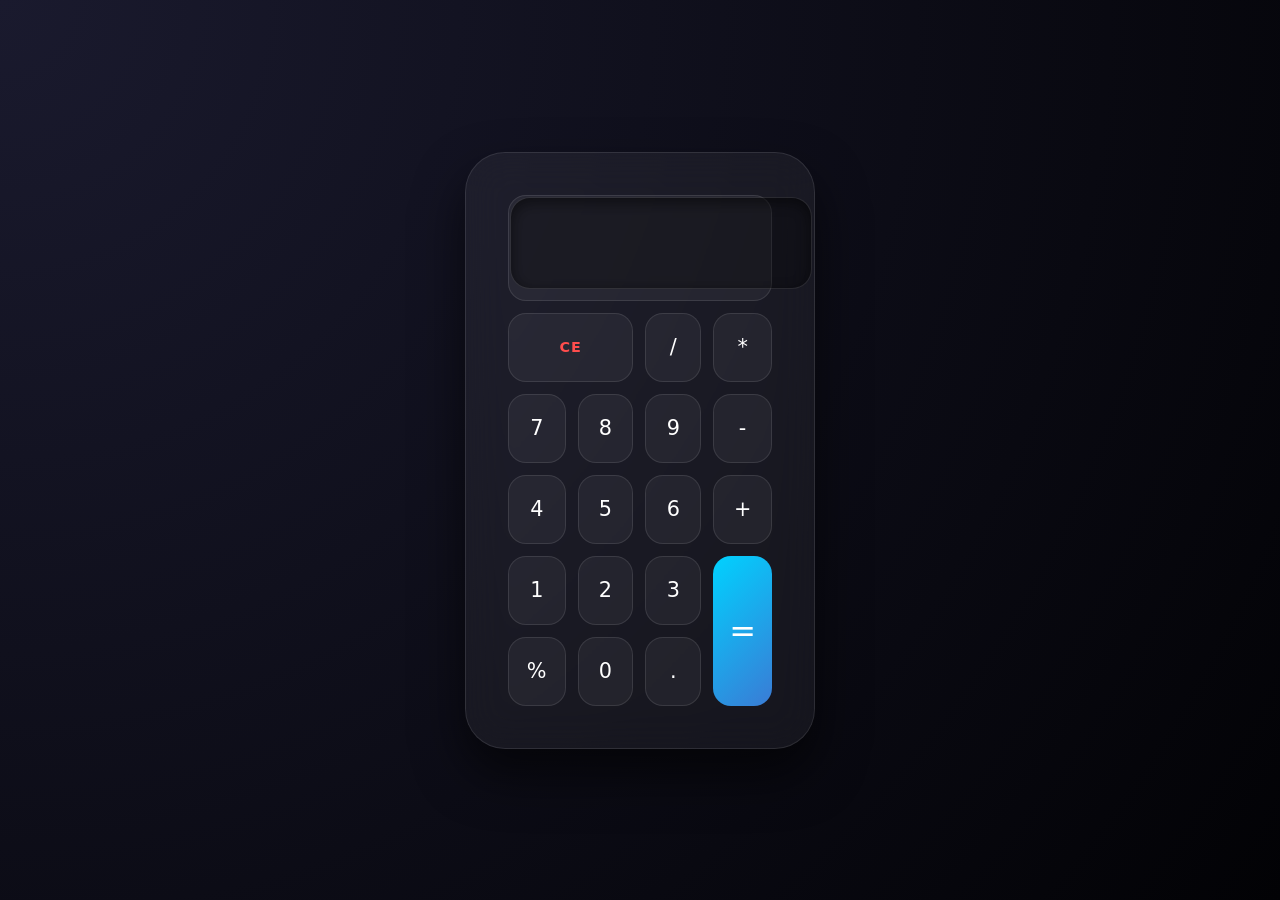
<file: dynamic web pages/calculator/index.html>
<!DOCTYPE html>
<html lang="en">
<head>
    <meta charset="UTF-8">
    <meta name="viewport" content="width=device-width, initial-scale=1.0">
    <title>Document</title>
    <link rel="stylesheet" href="./calculator.css">
</head>
<body>
   
    <table>
        <tr>
         <td colspan="4" class="screen">
            <input type="text" id="display">
         </td>
        </tr>
        <tr>
           <td colspan="2" onclick="clearall()">CE</td>
           <td onclick="clickbtn(event)">/</td>
           <td onclick="clickbtn(event)">*</td>
        </tr>
        <tr>
            <td onclick="clickbtn(event)">7</td>
            <td onclick="clickbtn(event)">8</td>
            <td onclick="clickbtn(event)">9</td>
            <td onclick="clickbtn(event)">-</td>
        </tr>
        <tr>
            <td onclick="clickbtn(event)">4</td>
            <td onclick="clickbtn(event)">5</td>
            <td onclick="clickbtn(event)">6</td>
            <td onclick="clickbtn(event)">+</td>
        </tr>
        <tr>
            <td onclick="clickbtn(event)">1</td>
            <td onclick="clickbtn(event)">2</td>
            <td onclick="clickbtn(event)">3</td>
            <td rowspan="2"  onclick="result()">=</td>
        </tr>
        <tr>
            <td onclick="clickbtn(event)">%</td>
            <td onclick="clickbtn(event)">0</td>
            <td onclick="clickbtn(event)">.</td>
        </tr>
    </table>
    <script src="./calculator.js"></script>
</body>
</html>
</file>
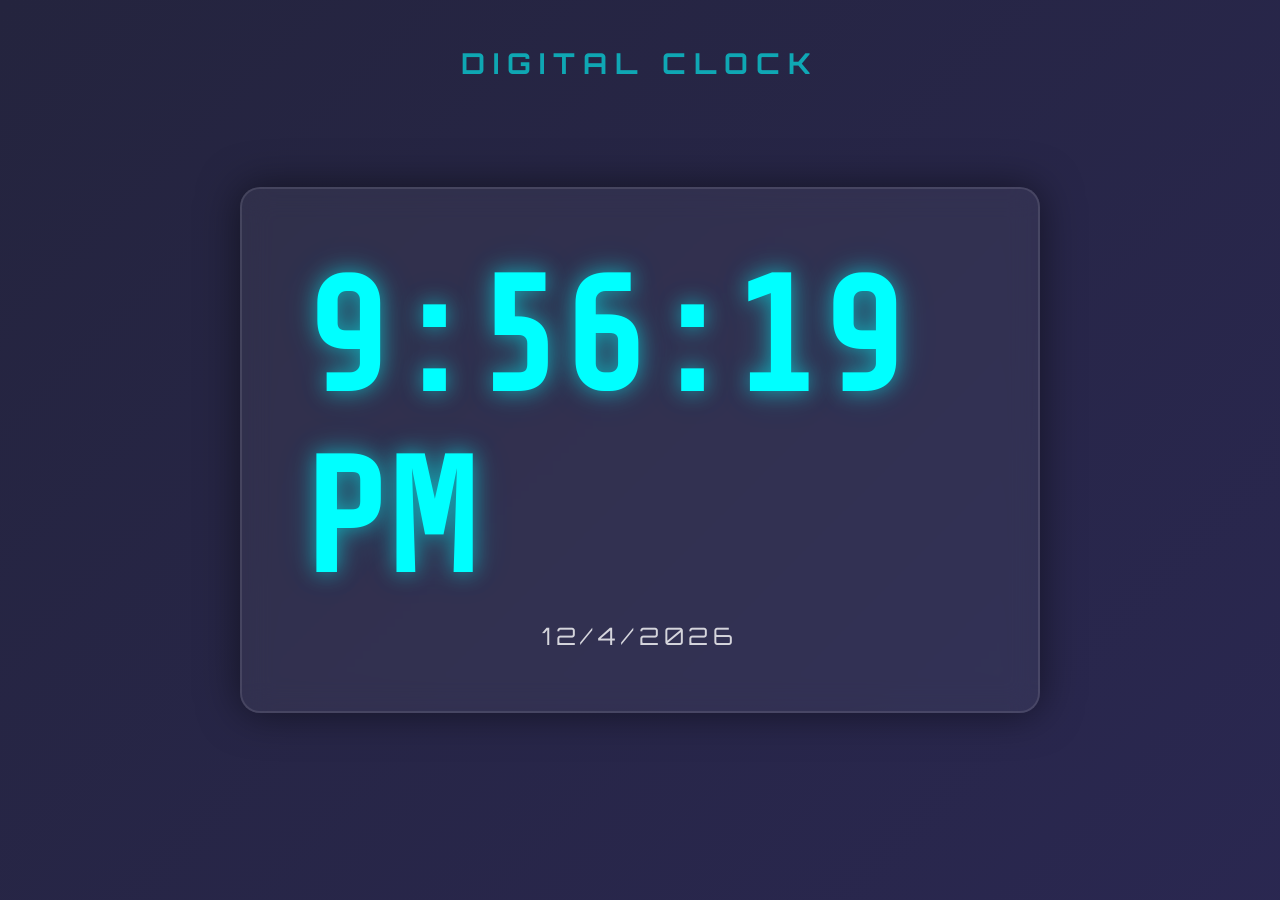
<file: dynamic web pages/digitalclock/index.html>
<!DOCTYPE html>
<html lang="en">
<head>
    <meta charset="UTF-8">
    <meta name="viewport" content="width=device-width, initial-scale=1.0">
    <title>Document</title>
    <link rel="stylesheet" href="./digitalclock.css">
</head>
<body onload="setInterval(digitalclock,1000)">
    <h1 class="header">DIGITAL CLOCK</h1>
    <div class="container">
        <div id="time">time</div>
        <div id="date">date</div>
    </div>
    <script src="./digitalclock.js"></script>
</body>
</html>
</file>
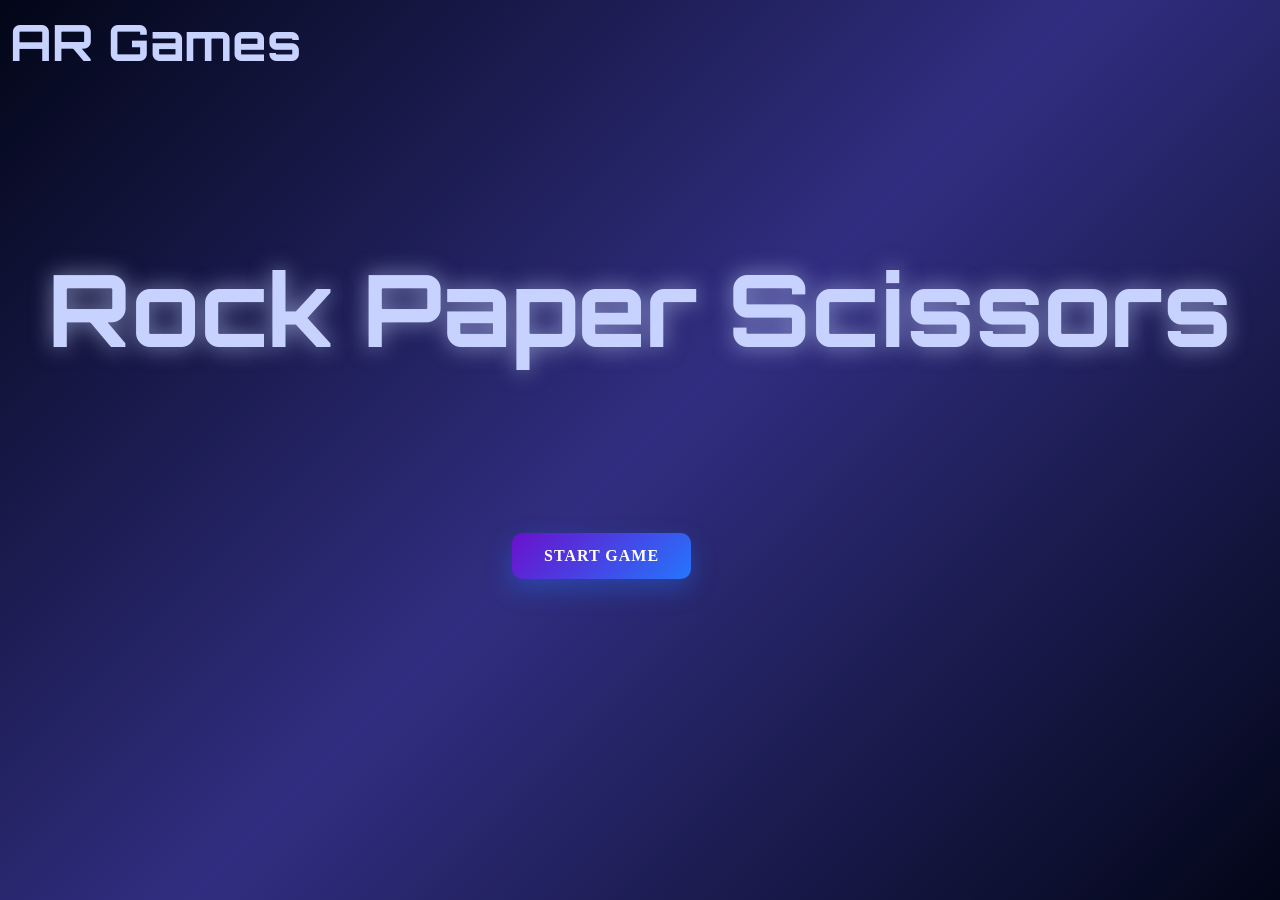
<file: dynamic web pages/GAME/index.html>
<!DOCTYPE html>
<html lang="en">
<head>
    <meta charset="UTF-8">
    <meta name="viewport" content="width=device-width, initial-scale=1.0">
    <title>Rock Paper Scissors</title>
    <link href="https://fonts.googleapis.com/css2?family=Orbitron:wght@700&display=swap" rel="stylesheet">

    <link rel="stylesheet" href="./style.css">
</head>
<body>
   <div class="Main_screen">
    <h1 id="Combany_Name">AR Games</h1>
    <h1 id="LoadingScreen">Rock Paper Scissors</h1>
    <a href="./inside folder/index.html">START GAME</a>
   </div>
</body>
</html>
</file>
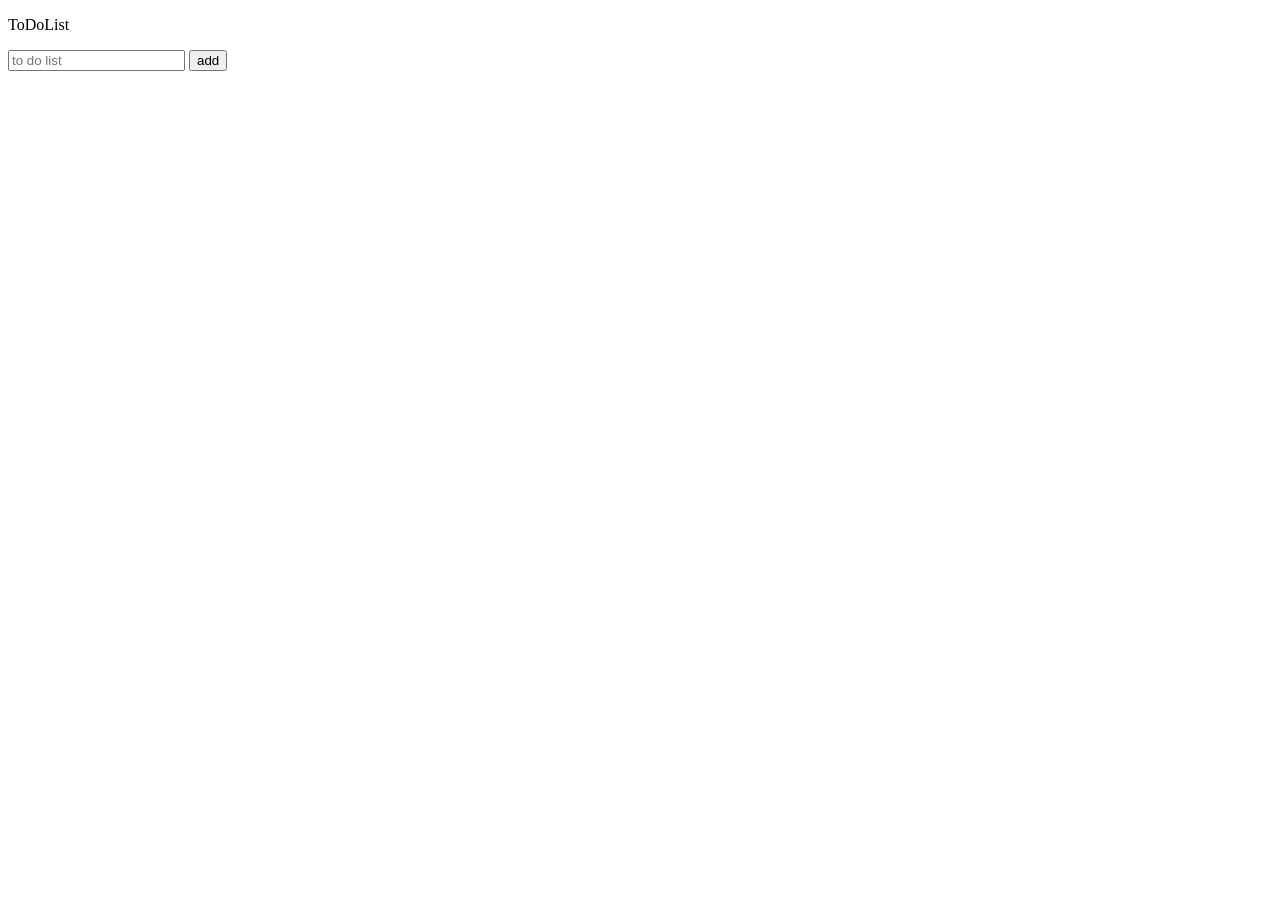
<file: dynamic web pages/new_project/index.html>
<!DOCTYPE html>
<html lang="en">
<head>
    <meta charset="UTF-8">
    <meta name="viewport" content="width=device-width, initial-scale=1.0">
    <title>Document</title>
    <link rel="stylesheet" href="./style.css">
</head>
<body>
    <!-- <p>Amozon shoping calculator</p>
    <p>order under $40=+10 shipping</p>
    <p>order over $40=FREE shipping</p>
    <input type="number" id="input_fild">
    <button id="calculation" onclick="amzone_calculator()">calculate</button><br>
    <pi id="nothing"></p> -->
    <!--=============================================================================================================-->
        <!-- <button id="SubBtn" onclick="subscibebtn()">Subscribe</button> -->
    <!--=============================================================================================================-->
     <p>ToDoList</p>
     <input type="text" placeholder="to do list" id="input">
     <button onclick=" todolist()">add</button>
     <p id="p"></p>
    <script src="./script.js"></script>
</body>
</html>
</file>
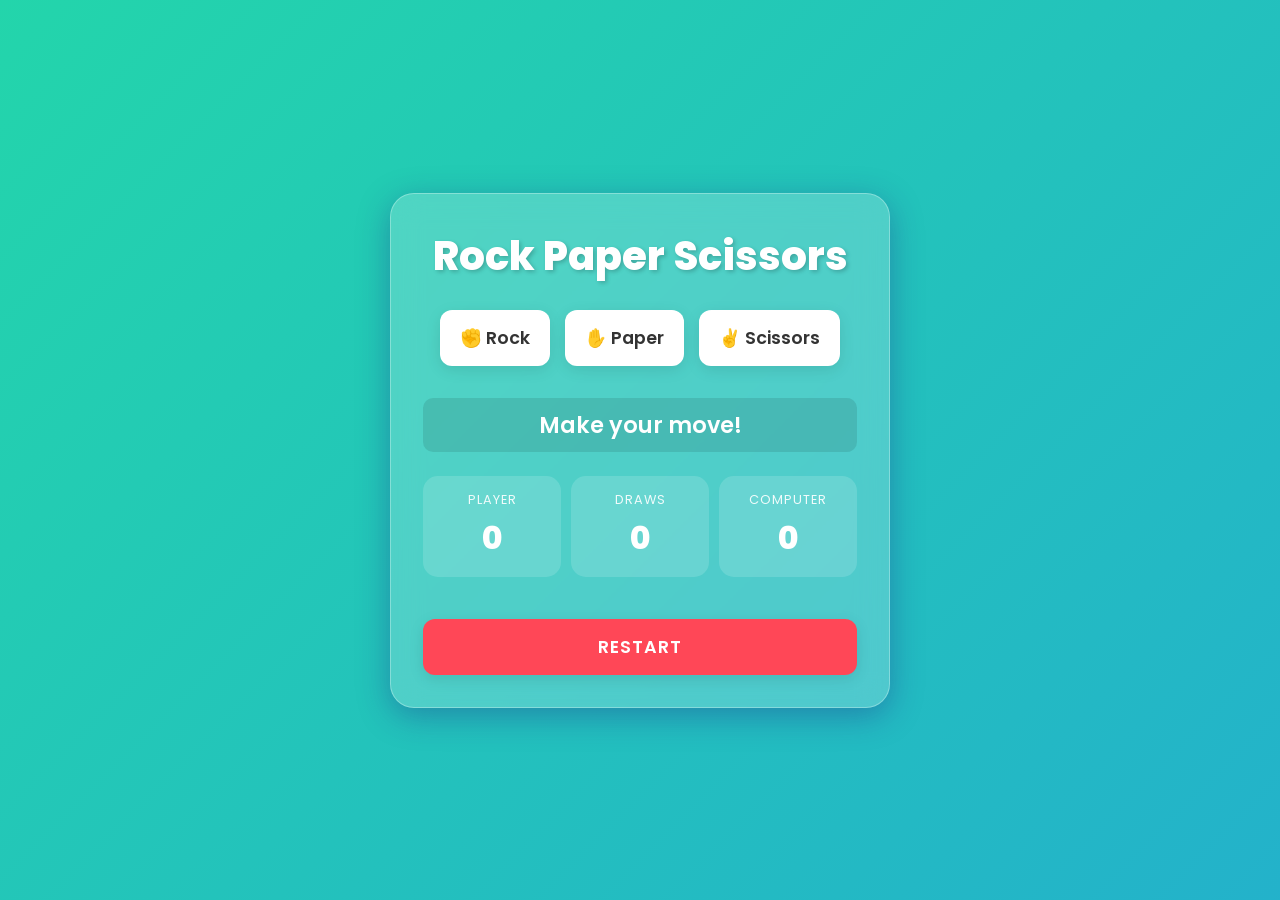
<file: dynamic web pages/GAME/inside folder/index.html>
<!DOCTYPE html>
<html lang="en">
<head>
  <meta charset="UTF-8">
  <meta name="viewport" content="width=device-width, initial-scale=1.0">
  <title>Rock Paper Scissors</title>
  <link rel="stylesheet" href="style.css">
</head>
<body>

  <div class="game-container">
    <h1>Rock Paper Scissors</h1>

    <div class="buttons">
      <button onclick="Rock()">✊ Rock</button>
      <button onclick="paper()">✋ Paper</button>
      <button onclick="scissors()">✌ Scissors</button>
    </div>

    <p id="result">Make your move!</p>

    <div class="score-row">
      <div class="score-card">
        <span class="score-label">Player</span>
        <p id="yours">0</p>
      </div>
      <div class="score-card">
        <span class="score-label">Draws</span>
        <p id="tie">0</p>
      </div>
      <div class="score-card">
        <span class="score-label">Computer</span>
        <p id="computers">0</p>
      </div>
    </div>

    <button id="restartBtn" onclick="restart()">Restart</button>
  </div>

  <script src="script.js"></script>
</body>
</html>
</file>
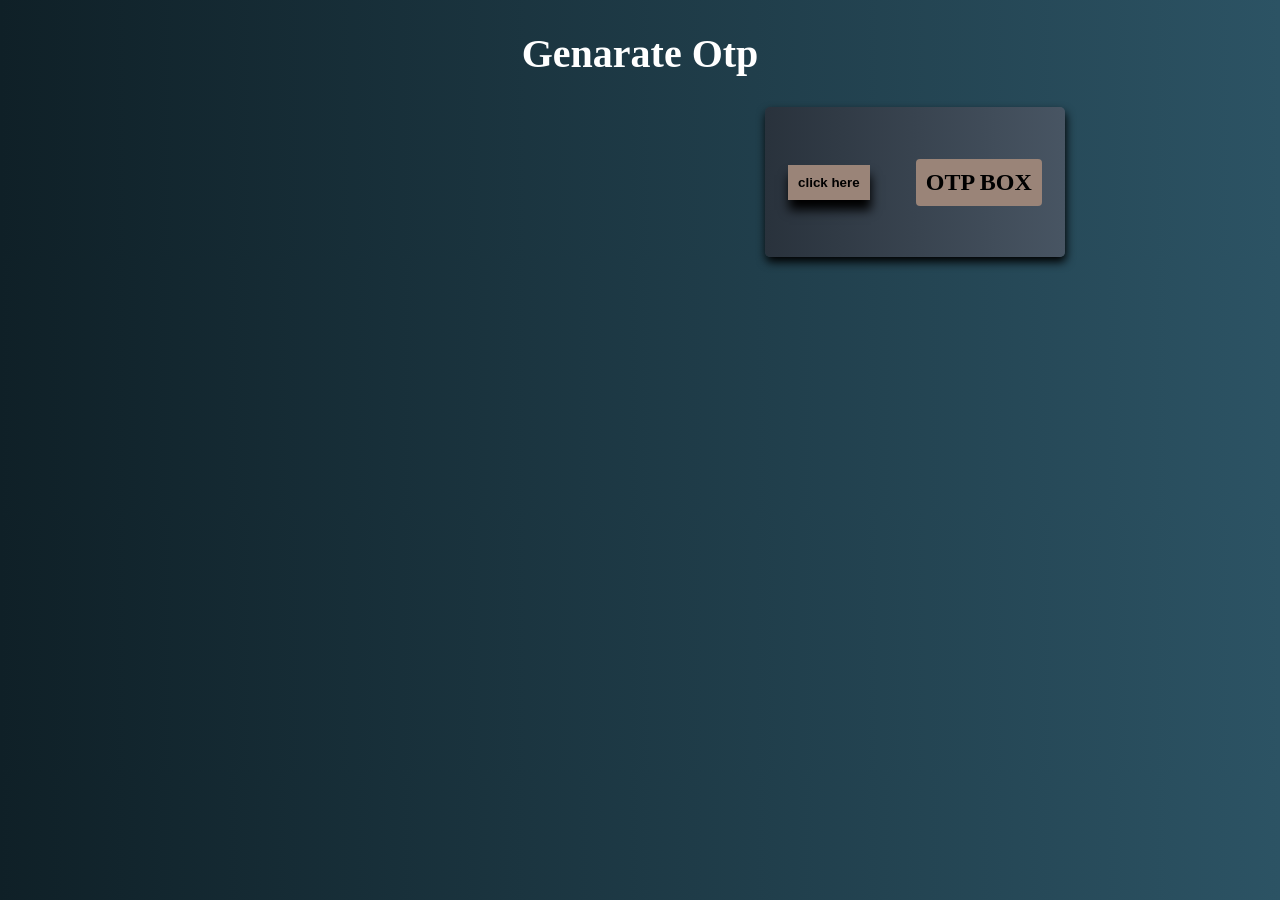
<file: dynamic web pages/OTP/GenarateOtp.html>
<!DOCTYPE html>
<html lang="en">
<head>
    <meta charset="UTF-8">
    <meta name="viewport" content="width=device-width, initial-scale=1.0">
    <title>Document</title>
    <link rel="stylesheet" href="./GenarateOtp.css">
</head>
<body>
    <h1 class="h1">Genarate Otp</h1>
    <div class="container">
        <button onclick="genarateOtp()">click here</button>
        <h2 id="otpbox">OTP BOX</h2>
    </div>
    <script src="./GenarateOtp.js"></script>
</body>
</html>
</file>
<file: dynamic web pages/calculator/calculator.css>
:root {
    --glass: rgba(255, 255, 255, 0.05);
    --glass-border: rgba(255, 255, 255, 0.1);
    --accent: #00d2ff; /* Cyber Blue */
    --text: #ffffff;
}

body {
    margin: 0;
    height: 100vh;
    display: flex;
    justify-content: center;
    align-items: center;
    background: radial-gradient(circle at top left, #1a1a2e, #020205);
    font-family: 'Segoe UI', system-ui, -apple-system, sans-serif;
}

/* Premium Floating Table */
table {
    background: var(--glass);
    backdrop-filter: blur(20px);
    -webkit-backdrop-filter: blur(20px);
    border: 1px solid var(--glass-border);
    border-radius: 40px;
    padding: 30px;
    box-shadow: 0 25px 50px rgba(0, 0, 0, 0.6);
    border-spacing: 12px;
    width: 350px;
    max-width: 95vw; /* Responsive */
    
    /* Animation: Entrance */
    animation: floatIn 1s cubic-bezier(0.2, 0.8, 0.2, 1);
}

/* Screen Design */
.screen input {
    width: 100%;
    height: 90px;
    background: rgba(0, 0, 0, 0.3);
    border: 1px solid var(--glass-border);
    border-radius: 20px;
    color: var(--text);
    font-size: 2.8rem;
    font-weight: 200;
    text-align: right;
    padding: 0 20px;
    outline: none;
    box-shadow: inset 0 4px 15px rgba(0, 0, 0, 0.5);
    margin-bottom: 10px;
    transition: all 0.3s ease;
}

/* Button Design */
td {
    width: 65px;
    height: 65px;
    background: var(--glass);
    border: 1px solid var(--glass-border);
    border-radius: 18px;
    color: var(--text);
    text-align: center;
    font-size: 1.3rem;
    font-weight: 500;
    cursor: pointer;
    transition: all 0.25s cubic-bezier(0.4, 0, 0.2, 1);
    user-select: none;
}

/* Animations & Interactions */
td:hover {
    background: rgba(255, 255, 255, 0.1);
    border-color: var(--accent);
    box-shadow: 0 0 20px rgba(0, 210, 255, 0.4);
    transform: translateY(-4px);
    color: var(--accent);
}

td:active {
    transform: scale(0.9);
    background: var(--accent);
    color: #000;
    box-shadow: 0 0 5px var(--accent);
}

/* Equals Button Speciality */
td[onclick="result()"] {
    background: linear-gradient(135deg, #00d2ff 0%, #3a7bd5 100%);
    color: white;
    font-size: 2rem;
    border: none;
}

/* Clear Button */
td[onclick="clearall()"] {
    color: #ff4d4d;
    font-size: 0.9rem;
    font-weight: bold;
    text-transform: uppercase;
    letter-spacing: 1px;
}

/* Responsive Scaling for Phones */
@media (max-width: 400px) {
    table {
        padding: 15px;
        border-spacing: 8px;
    }
    td {
        width: 55px;
        height: 55px;
        font-size: 1.1rem;
    }
    .screen input {
        height: 70px;
        font-size: 2rem;
    }
}

/* Smooth Entrance Animation */
@keyframes floatIn {
    0% {
        opacity: 0;
        transform: translateY(50px) scale(0.9);
    }
    100% {
        opacity: 1;
        transform: translateY(0) scale(1);
    }
}
</file>
<file: dynamic web pages/digitalclock/digitalclock.css>
/* Import futuristic fonts */
@import url('https://fonts.googleapis.com/css2?family=Orbitron:wght@400;700&family=Share+Tech+Mono&display=swap');

* {
    margin: 0;
    padding: 0;
    box-sizing: border-box;
}

body {
    min-height: 100vh;
    display: flex;
    justify-content: center;
    align-items: center;
    /* Animated gradient background */
    background: linear-gradient(-45deg, #0f0c29, #302b63, #24243e);
    background-size: 400% 400%;
    animation: gradientBG 15s ease infinite;
    font-family: 'Orbitron', sans-serif;
    padding: 20px;
}

/* Background Animation */
@keyframes gradientBG {
    0% { background-position: 0% 50%; }
    50% { background-position: 100% 50%; }
    100% { background-position: 0% 50%; }
}

.header {
    position: absolute;
    top: 5vh;
    font-size: clamp(1rem, 5vw, 1.8rem);
    color: rgba(0, 255, 255, 0.6);
    letter-spacing: 0.5rem;
    text-transform: uppercase;
    text-align: center;
}

.container {
    background: rgba(255, 255, 255, 0.05);
    backdrop-filter: blur(15px);
    border: 2px solid rgba(255, 255, 255, 0.1);
    border-radius: 20px;
    padding: clamp(20px, 8vw, 60px);
    width: 90%;
    max-width: 800px;
    box-shadow: 0 0 40px rgba(0, 0, 0, 0.5);
    display: flex;
    flex-direction: column;
    align-items: center;
    transition: transform 0.3s ease;
}

.container:hover {
    transform: scale(1.02);
    border-color: rgba(0, 255, 255, 0.3);
}

#time {
    /* clamp(min, preferred, max) - This makes the font fluid */
    font-size: clamp(3rem, 18vw, 10rem);
    font-weight: 700;
    color: #00ffff;
    text-shadow: 0 0 20px rgba(0, 255, 255, 0.5),
                 0 0 40px rgba(0, 255, 255, 0.2);
    font-family: 'Share Tech Mono', monospace;
}

#date {
    font-size: clamp(0.8rem, 4vw, 1.5rem);
    color: #fff;
    margin-top: 10px;
    letter-spacing: 0.3rem;
    opacity: 0.8;
}

/* Landscape Mode Adjustments (Phones turned sideways) */
@media (max-height: 500px) {
    .header { display: none; }
    .container { padding: 10px; }
    #time { font-size: 20vh; }
}
</file>
<file: dynamic web pages/GAME/style.css>
/* ===============================
   RESET
================================ */
* {
    margin: 0;
    padding: 0;
    box-sizing: border-box;
}

/* ===============================
   BODY
================================ */
body {
    background: linear-gradient(135deg, #020617, #312e81, #020617);
    min-height: 100vh;
}

/* ===============================
   LOADING SCREEN
================================ */
#LoadingScreen {
    display: flex;
    justify-content: center;
    align-items: center;
    height: 50vh;
    font-size: clamp(40px, 10vw, 100px);
    font-family: 'Orbitron', sans-serif;
    color: #c7d2fe;
    text-shadow: 0 0 22px rgba(199, 210, 254, 0.6);
    text-align: center;
    padding: 10px;
}

/* ===============================
   COMPANY NAME
================================ */
#Combany_Name {
    font-size: clamp(22px, 6vw, 50px);
    color: #c7d2fe;
    font-family: 'Orbitron', sans-serif;
    padding: 10px;
}

/* ===============================
   BUTTON (HTML UNCHANGED)
================================ */
.Main_screen a {
    display: inline-flex;
    align-items: center;
    justify-content: center;
    margin-left: 40%;
    padding: 14px 32px;
    font-size: clamp(13px, 3.5vw, 16px);
    font-weight: 700;
    letter-spacing: 1px;
    text-transform: uppercase;
    color: #fff;
    text-decoration: none;
    background: linear-gradient(135deg, #6a11cb, #2575fc);
    border-radius: 10px;
    box-shadow: 0 10px 25px rgba(37, 117, 252, 0.35);
    white-space: nowrap;
}

/* ===============================
   SMALL PHONES (≤ 480px)
================================ */
@media (max-width: 480px) {
    #LoadingScreen {
        height: 40vh;
    }

    .Main_screen a {
        margin-left: 50%;
        transform: translateX(-50%);
        width: 85%;
        padding: 12px;
        font-size: 13px;
    }
}

/* ===============================
   MEDIUM PHONES (≤ 768px)
================================ */
@media (max-width: 768px) {
    .Main_screen a {
        margin-left: 50%;
        transform: translateX(-50%);
        width: 65%;
    }
}

/* ===============================
   TABLETS (≤ 1024px)
================================ */
@media (max-width: 1024px) {
    #LoadingScreen {
        height: 45vh;
    }
}
</file>
<file: dynamic web pages/new_project/style.css>
/* .black{
   background-color: rgb(154, 149, 149);

}
.pointer{
    cursor: pointer;
} */
</file>
<file: dynamic web pages/GAME/inside folder/style.css>
/* Importing a modern rounded font */
@import url('https://fonts.googleapis.com/css2?family=Poppins:wght@400;600;800&display=swap');

* {
    margin: 0;
    padding: 0;
    box-sizing: border-box;
    font-family: 'Poppins', sans-serif;
}

body {
    min-height: 100vh;
    display: flex;
    justify-content: center;
    align-items: center;
    /* Animated Gradient Background */
    background: linear-gradient(-45deg, #ee7752, #e73c7e, #23a6d5, #23d5ab);
    background-size: 400% 400%;
    animation: gradient 15s ease infinite;
    padding: 20px;
}

@keyframes gradient {
    0% { background-position: 0% 50%; }
    50% { background-position: 100% 50%; }
    100% { background-position: 0% 50%; }
}

.game-container {
    background: rgba(255, 255, 255, 0.2);
    backdrop-filter: blur(15px);
    border: 1px solid rgba(255, 255, 255, 0.3);
    padding: 2rem;
    border-radius: 24px;
    box-shadow: 0 8px 32px 0 rgba(31, 38, 135, 0.37);
    text-align: center;
    width: 100%;
    max-width: 500px;
    color: white;
}

h1 {
    font-weight: 800;
    font-size: 2.5rem;
    margin-bottom: 1.5rem;
    text-shadow: 2px 2px 4px rgba(0,0,0,0.2);
}

/* Button Layout */
.buttons {
    display: flex;
    gap: 15px;
    justify-content: center;
    margin-bottom: 2rem;
}

button {
    cursor: pointer;
    border: none;
    padding: 15px 20px;
    font-size: 1.1rem;
    font-weight: 600;
    border-radius: 12px;
    transition: all 0.3s ease;
    background: white;
    color: #333;
    box-shadow: 0 4px 15px rgba(0,0,0,0.1);
}

button:hover {
    transform: translateY(-5px);
    box-shadow: 0 8px 25px rgba(0,0,0,0.2);
    background: #f0f0f0;
}

button:active {
    transform: translateY(0);
}

/* Result Text */
#result {
    font-size: 1.4rem;
    font-weight: 600;
    margin: 1.5rem 0;
    min-height: 1.6em;
    background: rgba(0,0,0,0.1);
    padding: 10px;
    border-radius: 10px;
}

/* Scoreboard Styles */
.score-row {
    display: grid;
    grid-template-columns: repeat(3, 1fr);
    gap: 10px;
    margin-bottom: 2rem;
}

.score-card {
    background: rgba(255, 255, 255, 0.15);
    padding: 15px 10px;
    border-radius: 15px;
}

.score-label {
    font-size: 0.8rem;
    text-transform: uppercase;
    letter-spacing: 1px;
    display: block;
    margin-bottom: 5px;
    opacity: 0.9;
}

.score-card p {
    font-size: 2rem;
    font-weight: 800;
}

/* Restart Button */
#restartBtn {
    background: #ff4757;
    color: white;
    width: 100%;
    margin-top: 10px;
    text-transform: uppercase;
    letter-spacing: 1px;
}

#restartBtn:hover {
    background: #ff6b81;
}
/* ===============================
   SMALL PHONES (≤ 480px)
================================ */

@media (max-width: 480px) {

    body {
        padding: 12px;
    }

    .game-container {
        padding: 1.3rem;
        border-radius: 16px;
        max-width: 100%;
    }

    h1 {
        font-size: 1.7rem;
        line-height: 1.25;
        margin-bottom: 0.8rem;
    }

    .buttons {
        flex-direction: column;
        gap: 10px;
        margin-bottom: 1.5rem;
    }

    button {
        width: 100%;
        padding: 13px;
        font-size: 1rem;
        border-radius: 10px;
    }

    #result {
        font-size: 1.15rem;
        padding: 8px;
        margin: 1rem 0;
    }

    .score-row {
        grid-template-columns: repeat(3, 1fr);
        gap: 8px;
    }

    .score-card {
        padding: 12px 8px;
        border-radius: 12px;
    }

    .score-label {
        font-size: 0.7rem;
    }

    .score-card p {
        font-size: 1.5rem;
    }

    #restartBtn {
        margin-top: 12px;
        padding: 14px;
        font-size: 0.95rem;
    }
}


/* ===============================
   MEDIUM PHONES (481px – 768px)
================================ */
@media (max-width: 768px) {

    h1 {
        font-size: 2.1rem;
    }

    .game-container {
        max-width: 420px;
        padding: 1.8rem;
    }

    button {
        font-size: 1.05rem;
    }

    .score-card p {
        font-size: 1.8rem;
    }
}

/* ===============================
   SMALL TABLETS (769px – 1024px)
================================ */
@media (max-width: 1024px) {

    h1 {
        font-size: 2.3rem;
    }

    .game-container {
        max-width: 460px;
    }
}

/* ===============================
   VERY SMALL DEVICES (≤ 360px)
================================ */
@media (max-width: 360px) {

    h1 {
        font-size: 1.6rem;
    }

    button {
        font-size: 0.95rem;
        padding: 12px;
    }

    .score-card p {
        font-size: 1.4rem;
    }
}
.hello{
    color: yellow;
}
</file>
<file: dynamic web pages/OTP/GenarateOtp.css>
*{
    margin: 0;
    padding: 0;
}
body{
    background: linear-gradient(to right,#0F2027,#2C5364);
}
.h1{
    display: flex;
    align-items: center;
    justify-content: center;
    padding: 30px;
    color: white;
    font-size: 40px;
}
.container{
    box-shadow: 1px 5px 10px ;
    margin: 0 85vh;
    border-radius: 5px;
    height: 150px;
    width: 300px;
    display: flex;
    align-items: center;
    justify-content: space-around;
    background: linear-gradient(to left,#485563,#29323C);
}
.container h2{
    padding: 10px;
    background-color:yellow;
    border-radius: 4px;
    background-color: #9A8478;
}
.container button{
    padding: 10px;
    background-color: red;
    border: none;
    box-shadow: 1px 10px 10px ;
    background-color: #9A8478;
    font-weight: bold;
}
</file>
